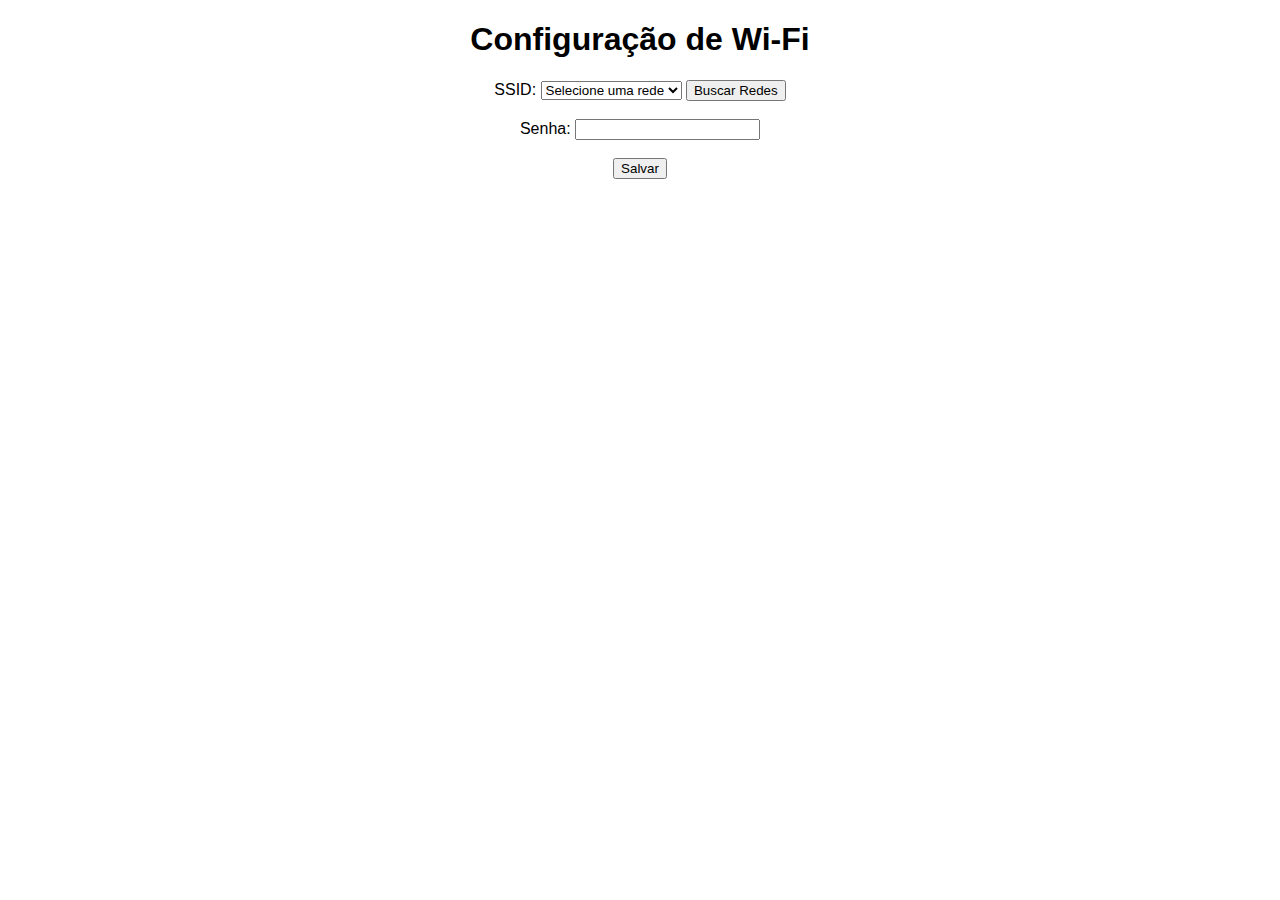
<file: web-servers/02_access-point/data/index.html>
<!DOCTYPE html>
<html lang="pt-br">
<head>
    <meta charset="UTF-8">
    <meta name="viewport" content="width=device-width, initial-scale=1.0">
    <link rel="stylesheet" href="./assets/css/styles.css">
    <title>Configuração Wi-Fi</title>
</head>
<body>
    <main>
        <h1>Configuração de Wi-Fi</h1>
        <form id="wifiForm">
            <label for="ssid">SSID:</label>
            <select id="ssid" name="ssid" required>
                <option value="">Selecione uma rede</option>
            </select>
            <button type="button" onclick="fetchNetworks()">Buscar Redes</button><br><br>
            <label for="password">Senha:</label>
            <input type="password" id="password" name="password"><br><br>
            <button type="submit">Salvar</button>
        </form>
    </main>
    <script src="./assets/js/main.js"></script>
</body>
</html>
</file>
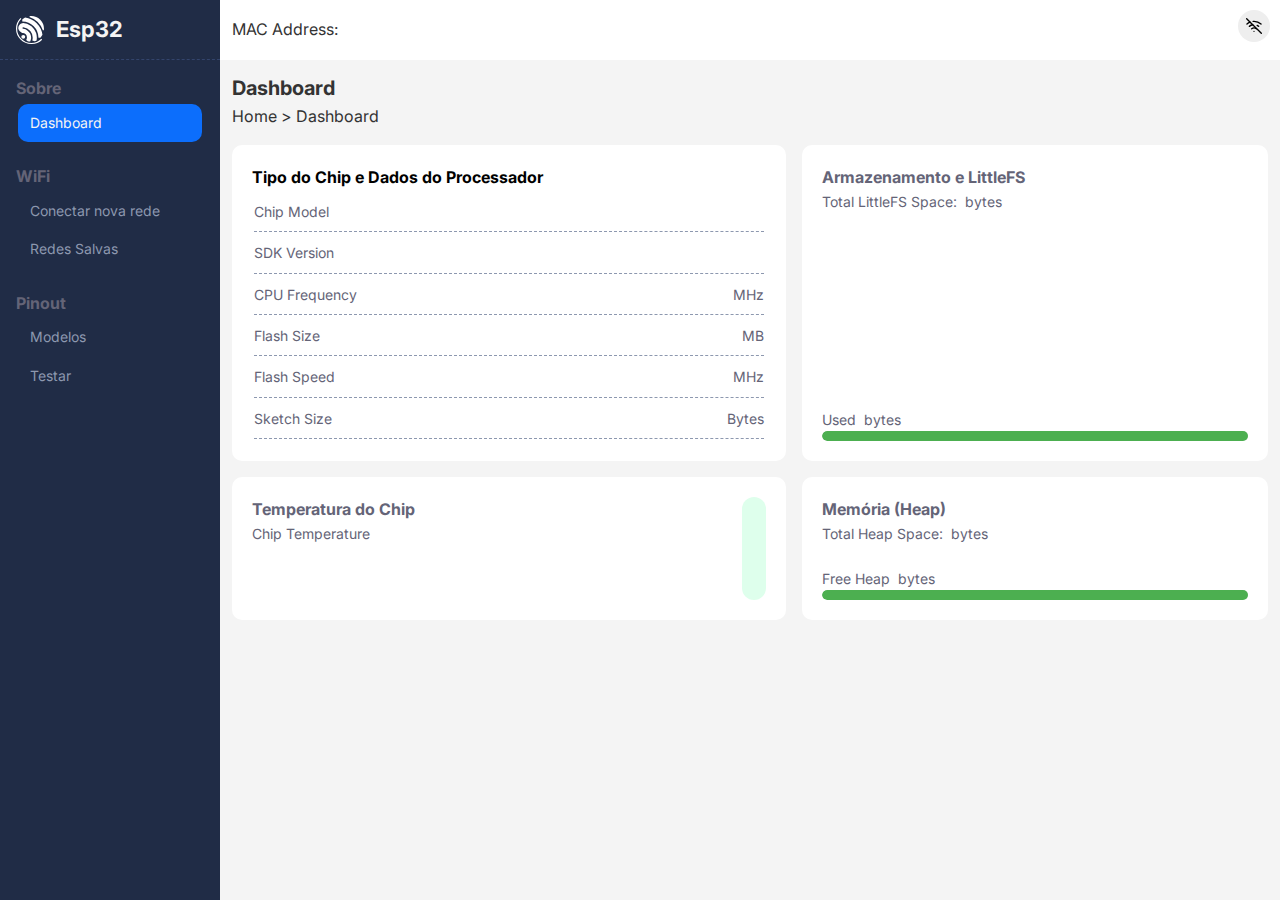
<file: web-servers/03_dashboard-admin/data/index.html>
<!DOCTYPE html>
<html lang="pt-br">
<head>
    <meta charset="UTF-8">
    <meta name="viewport" content="width=device-width, initial-scale=1.0">
    <link rel="shortcut icon" href="./assets/imgs/favicon.png" type="image/x-icon">
    <link rel="stylesheet" href="./assets/css/styles.css">
    <title>Esp32</title>
</head>
<body>
    <nav class="sidebar">
        <div class="header-nav">
            <span class="logo"></span>
            <h1>Esp32</h1>
        </div>
        <div class="nav-items">
            <h4>Sobre</h4>
            <ul>
                <li class="nav-item active">Dashboard</li>
            </ul>

            <h4>WiFi</h4>
            <ul>
                <li class="nav-item">Conectar nova rede</li>
                <li class="nav-item">Redes Salvas</li>
            </ul>

            <h4>Pinout</h4>
            <ul>
                <li class="nav-item">Modelos</a></li>
                <li class="nav-item">Testar</a></li>
            </ul>
        </div> 
    </nav>
    <header class="row">
        <!-- <span id="esp-model">Esp32 - Dev Module</span> -->
        <p>MAC Address: <span id="mac-address"></span></p>
        <div class="wifi-info">
            <span class="wifi-icon wifi-slash"></span>
        </div>
    </header>
    <main class="grid">
        <div class="head">
            <h2>Dashboard</h2>
            Home > Dashboard
        </div>
        <div class="card chip">
            <h3>Tipo do Chip e Dados do Processador</h3>

            <table>
                <tr>
                    <td>Chip Model</td>
                    <td id="chip-model"></td>
                </tr>
                <!-- <tr>
                    <td>Number of Cores</td>
                    <td id="chip-cores"></td>
                </tr> -->
                <tr>
                    <td>SDK Version</td>
                    <td id="sdk-version"></td>
                </tr>
                <tr>
                    <td>CPU Frequency</td>
                    <td><span id="cpu-freq"></span>MHz</td>
                </tr>
                <tr>
                    <td>Flash Size</td>
                    <td><span id="flash-size"></span>MB</td>
                </tr>
                <tr>
                    <td>Flash Speed</td>
                    <td><span id="flash-speed"></span>MHz</td>
                </tr>
                <tr>
                    <td>Sketch Size</td>
                    <td><span id="sketch-size"></span> Bytes</td>
                </tr>
            </table>
        </div>
        <div class="card littlefs col space-between">
            <div>
                <h3>Armazenamento e LittleFS</h3>
                <p>Total LittleFS Space: <span id="littlefs-total"></span> bytes</p>
            </div>
            <div>
                <div class="row space-between">
                    <p>Used <span id="littlefs-used"></span> bytes</p>
                    <p><span id="littlefs-perc"></span></p>
                </div>
                <div class="progress-container">
                    <div class="progress-bar" id="littlefs-bar"></div>
                </div>
            </div>
        </div>
        <div class="card heap col space-between">
            <div>
                <h3>Memória (Heap)</h3>
                <p>Total Heap Space: <span id="heap-total"></span> bytes</p>
            </div><br>

            <div>
                <div class="row space-between">
                    <p>Free Heap <span id="heap-used"></span> bytes</p>
                    <p><span id="heap-perc"></span></p>
                </div>
                <div class="progress-container">
                    <div class="progress-bar" id="heap-bar"></div>
                </div>
                
            </div>
        </div>
        <div class="card row space-between temperature">
            <div>
                <h3>Temperatura do Chip</h3>
                <p>Chip Temperature</p>
            </div>
            <div class="temp"><span id="chip-temp"></span></div>
        </div>
    </main>
    <script type="module" src="./assets/js/main.js"></script>
</body>
</html>
</file>
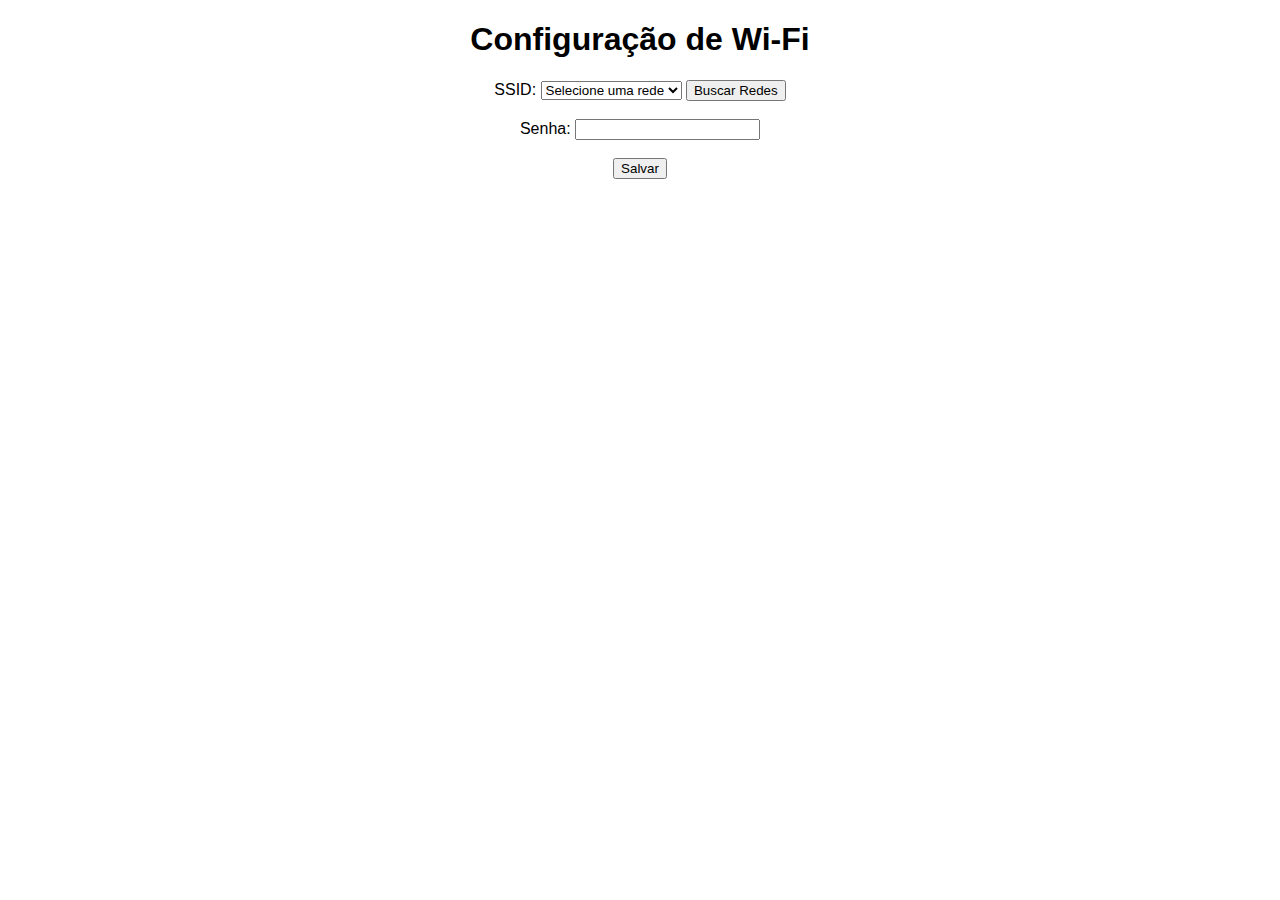
<file: web-servers/02_access-point/data/pages/wifi_config.html>
<!DOCTYPE html>
<html lang="pt-br">
<head>
    <meta charset="UTF-8">
    <meta name="viewport" content="width=device-width, initial-scale=1.0">
    <link rel="stylesheet" href="../assets/css/styles.css">
    <title>Configuração Wi-Fi</title>
</head>
<body>
    <main>
        <h1>Configuração de Wi-Fi</h1>
        <form id="wifiForm">
            <label for="ssid">SSID:</label>
            <select id="ssid" name="ssid" required>
                <option value="">Selecione uma rede</option>
            </select>
            <button type="button" onclick="fetchNetworks()">Buscar Redes</button><br><br>
            <label for="password">Senha:</label>
            <input type="password" id="password" name="password"><br><br>
            <button type="submit">Salvar</button>
        </form>
    </main>
    <script src="../assets/js/main.js"></script>
</body>
</html>
</file>
<file: web-servers/02_access-point/data/assets/css/styles.css>
body{
    font-family: Arial, Helvetica, sans-serif;
    text-align: center;
}

form{
    margin-top: 20px;
}
</file>
<file: web-servers/03_dashboard-admin/data/assets/css/styles.css>
@import url('https://fonts.googleapis.com/css2?family=Inter:ital,opsz,wght@0,14..32,100..900;1,14..32,100..900&display=swap');

:root{
    --bg-color: #202c46;
    --primary-blue: #202c46;
    --secondary-blue: #0c6efc;
    --terciary-blue: #33446c;
    --primary-gray: #646477;
    --secondary-gray: #8d98af;
    --primary-green: #73d3a5;
    --secondary-green: #deffec;
    --primary-pink: #e44770;
    --secondary-pink: #ffebf5;
}

*{
    margin: 0;
    padding: 0;
    box-sizing: border-box;
    font-family: 'Inter', Helvetica, sans-serif;
}

body {
    font-family: var(--font-family, Arial, sans-serif);
    line-height: 1.6;
    background-color: #f4f4f4;
    color: #333;
}

h1 {
    font-size: 22px;
}

h2 {
    font-size: 20px;
}

h3 {
    font-size: 16px;
}

h4 {
    font-size: 16px;
    color: var(--primary-gray);
}

a {
    text-decoration: none;
    color: var(--primary-color);
}

ul {
    padding: 2px;
    color: var(--secondary-gray);
    font-size: 14px;
    list-style: none;
    margin-bottom: 20px;
}

li {
    padding: 8px 12px;
}

span{
    display: inline-block;
}

.nav-item{
    padding: 8px 12px;
    cursor: pointer;
}

.nav-item:hover {
    color: #f4f4f4;
}

li.active{
    background-color: var(--secondary-blue);
    border-radius: 10px;
    color: #f4f4f4;
}

.sidebar{
    position: fixed;
    background-color: var(--bg-color);
    color: #f4f4f4;
    width: 220px;
    height: 100vh;
    z-index: 1;
}

.header-nav{
    display: flex;
    flex-direction: row;
    align-items: center;
    border-bottom: 1px dashed var(--terciary-blue);
    padding: 12px 16px;
}

.nav-items {
    padding: 16px;
}

.logo {
    width: 28px;
    height: 28px;
    margin-right: 12px;
    background-image: url(../imgs/espressif_icon.svg);
    background-size: contain; /* Ajusta a imagem para conter dentro do elemento */
    background-position: center; /* Centraliza a imagem dentro do elemento */
    background-repeat: no-repeat; /* Evita que a imagem se repita */
    filter: invert(1); /* Ajusta as cores do ícone */
}


header{
    position: relative;
    top: 0;
    width: 100%;
    background-color: #fff;
    padding: 10px;
    padding-left: 232px;
    z-index: 0;
    justify-content: space-between;
    align-items: center;
}

.wifi-icon{
    width: 32px;
    height: 32px;
    border-radius: 50%;
    background-color: #eee;
    background-size: 50% 50%; /* Ajusta a imagem para conter dentro do elemento */
    background-position: center; /* Centraliza a imagem dentro do elemento */
    background-repeat: no-repeat; /* Evita que a imagem se repita */
    cursor: pointer;
}

.wifi{
    background-image: url(../imgs/wifi.svg);
}

.wifi-slash{
    background-image: url(../imgs/wifi-slash.svg);
}

main{
    position: relative;
    margin-left: 220px;
    padding: 12px;
}

.card{
    background-color: #fff;
    border-radius: 10px;
    padding: 20px;
    font-size: 14px;
    color: var(--primary-gray);
}

.card > h3{
    color: #000;
}

.card > p {
    padding: 8px 0;
}

.bd-dashed {
    border-bottom: 1px dashed var(--secondary-gray);
}

table{
    width: 100%;
}
td{
    border-bottom: 1px dashed var(--secondary-gray);
    padding: 8px 0;
}

tr td:last-child{
    text-align: end;
}

.progress-container { 
    width: 100%; 
    background-color: #f3f3f3; 
    border-radius: 10px; 
    overflow: hidden; 
}

.progress-bar { 
    /* width: 80%;  */
    height: 10px; 
    background-color: #4caf50;
    border-radius: 10px 0 0 10px;
}

.row{
    display: flex;
    flex-direction: row;
}

.col{
    display: flex;
    flex-direction: column;
}

.space-between{
    justify-content: space-between;
}

.temp{
    border-radius: 12px;
    padding: 0 12px;
    background-color: var(--secondary-green);
    font-size: 42px;
    color: var(--primary-green);
    display: flex;
    align-items: center;
}

.grid{
    display: grid;
    gap: 16px;
    grid-template-areas:
       "head head"
       "chip littlefs"
       "temperature heap"
    ;
}

.chip{
    grid-area: chip;
}

.littlefs{
    grid-area: littlefs;
}

.heap{
    grid-area: heap;
}

.temperature{
    grid-area: temperature;
}

.head{
    grid-area: head;
}

.container-circular {
    width: 200px;
    height: 200px;
    position: relative;
    background-color: #f3f3f3;
    border-radius: 50%;
}

.barra-circular {
    width: 100%;
    height: 100%;
    border-radius: 50%;
    position: absolute;
    top: 0;
    left: 0;
    clip: rect(0, 200px, 200px, 100px);
    background-color: transparent;
}

.preenchimento-circular {
    width: 100%;
    height: 100%;
    border-radius: 50%;
    position: absolute;
    top: 0;
    left: 0;
    clip: rect(0, 100px, 200px, 0);
    background-color: #4caf50;
    transform: rotate(270deg); /* Ajuste de rotação para 75% */
    transform-origin: 50% 50%;
}

.texto-circular {
    position: absolute;
    top: 50%;
    left: 50%;
    transform: translate(-50%, -50%);
    font-size: 20px;
    font-weight: bold;
}
</file>
